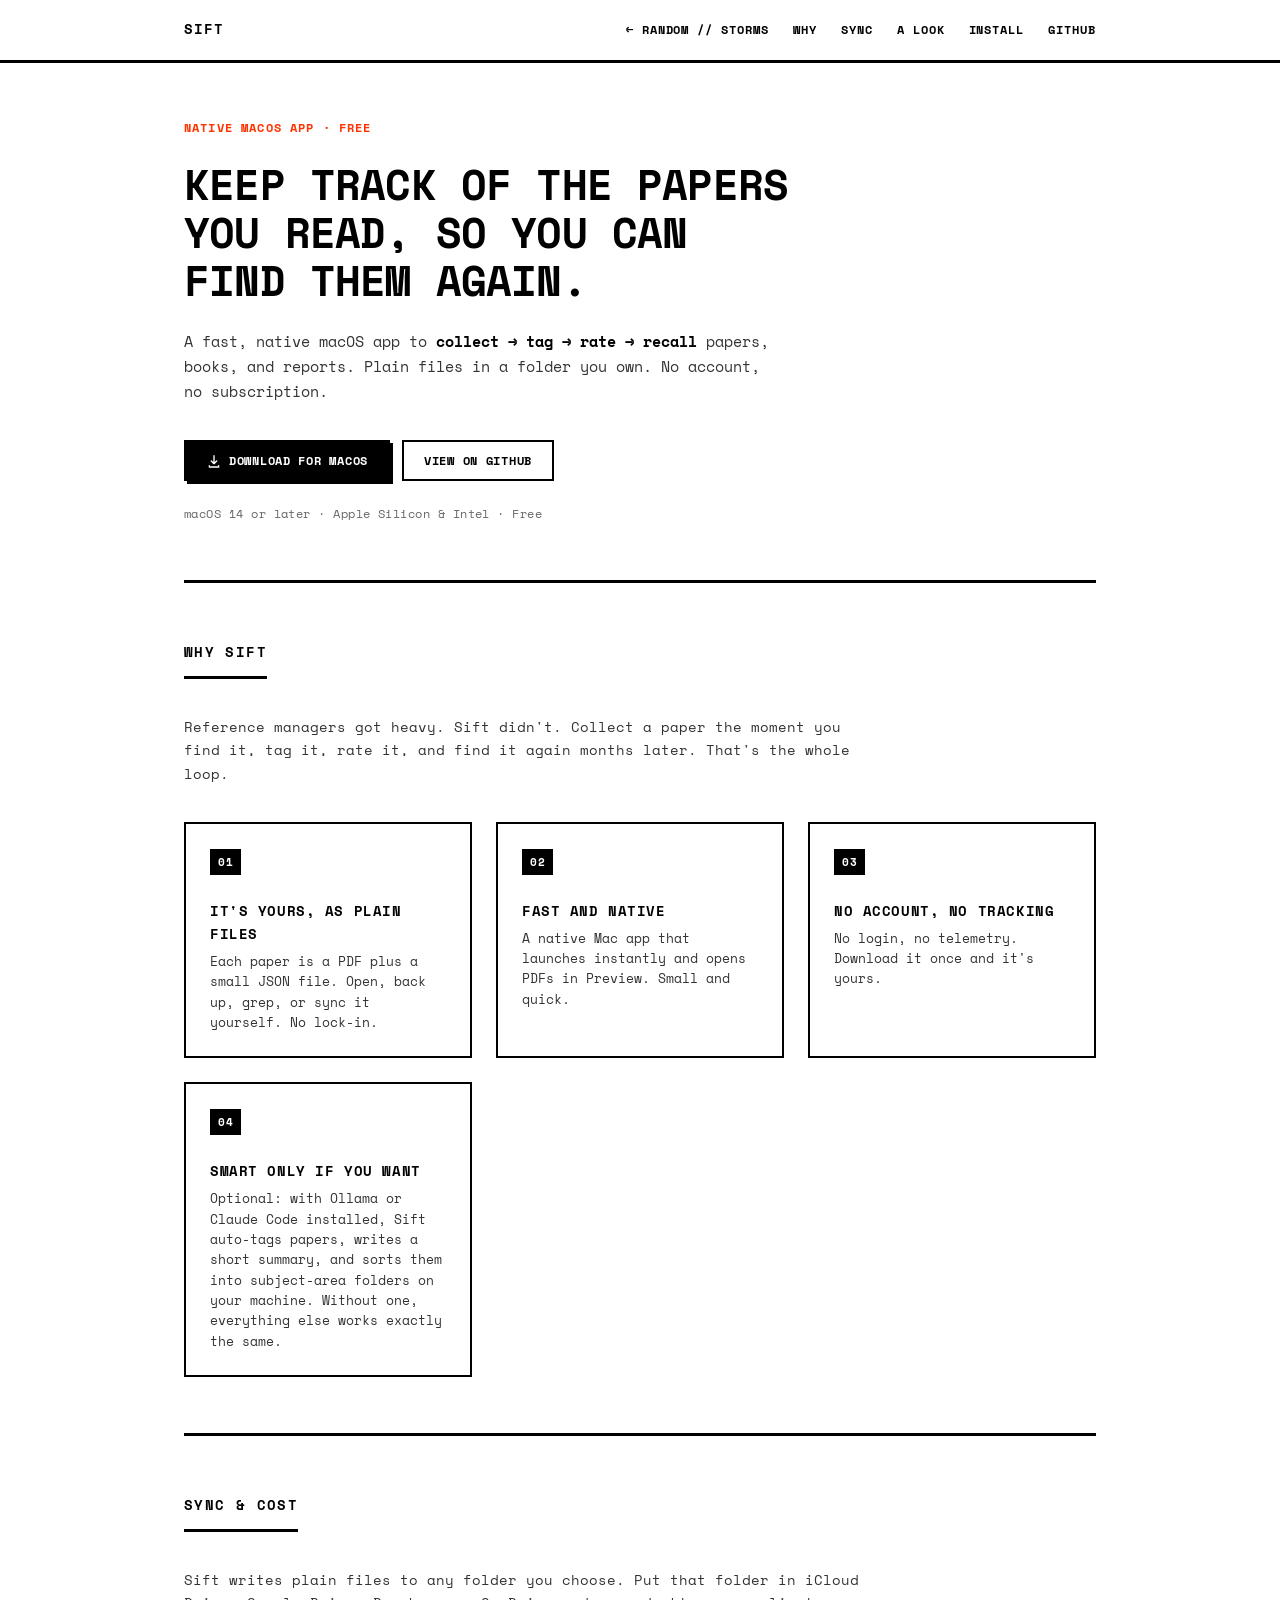
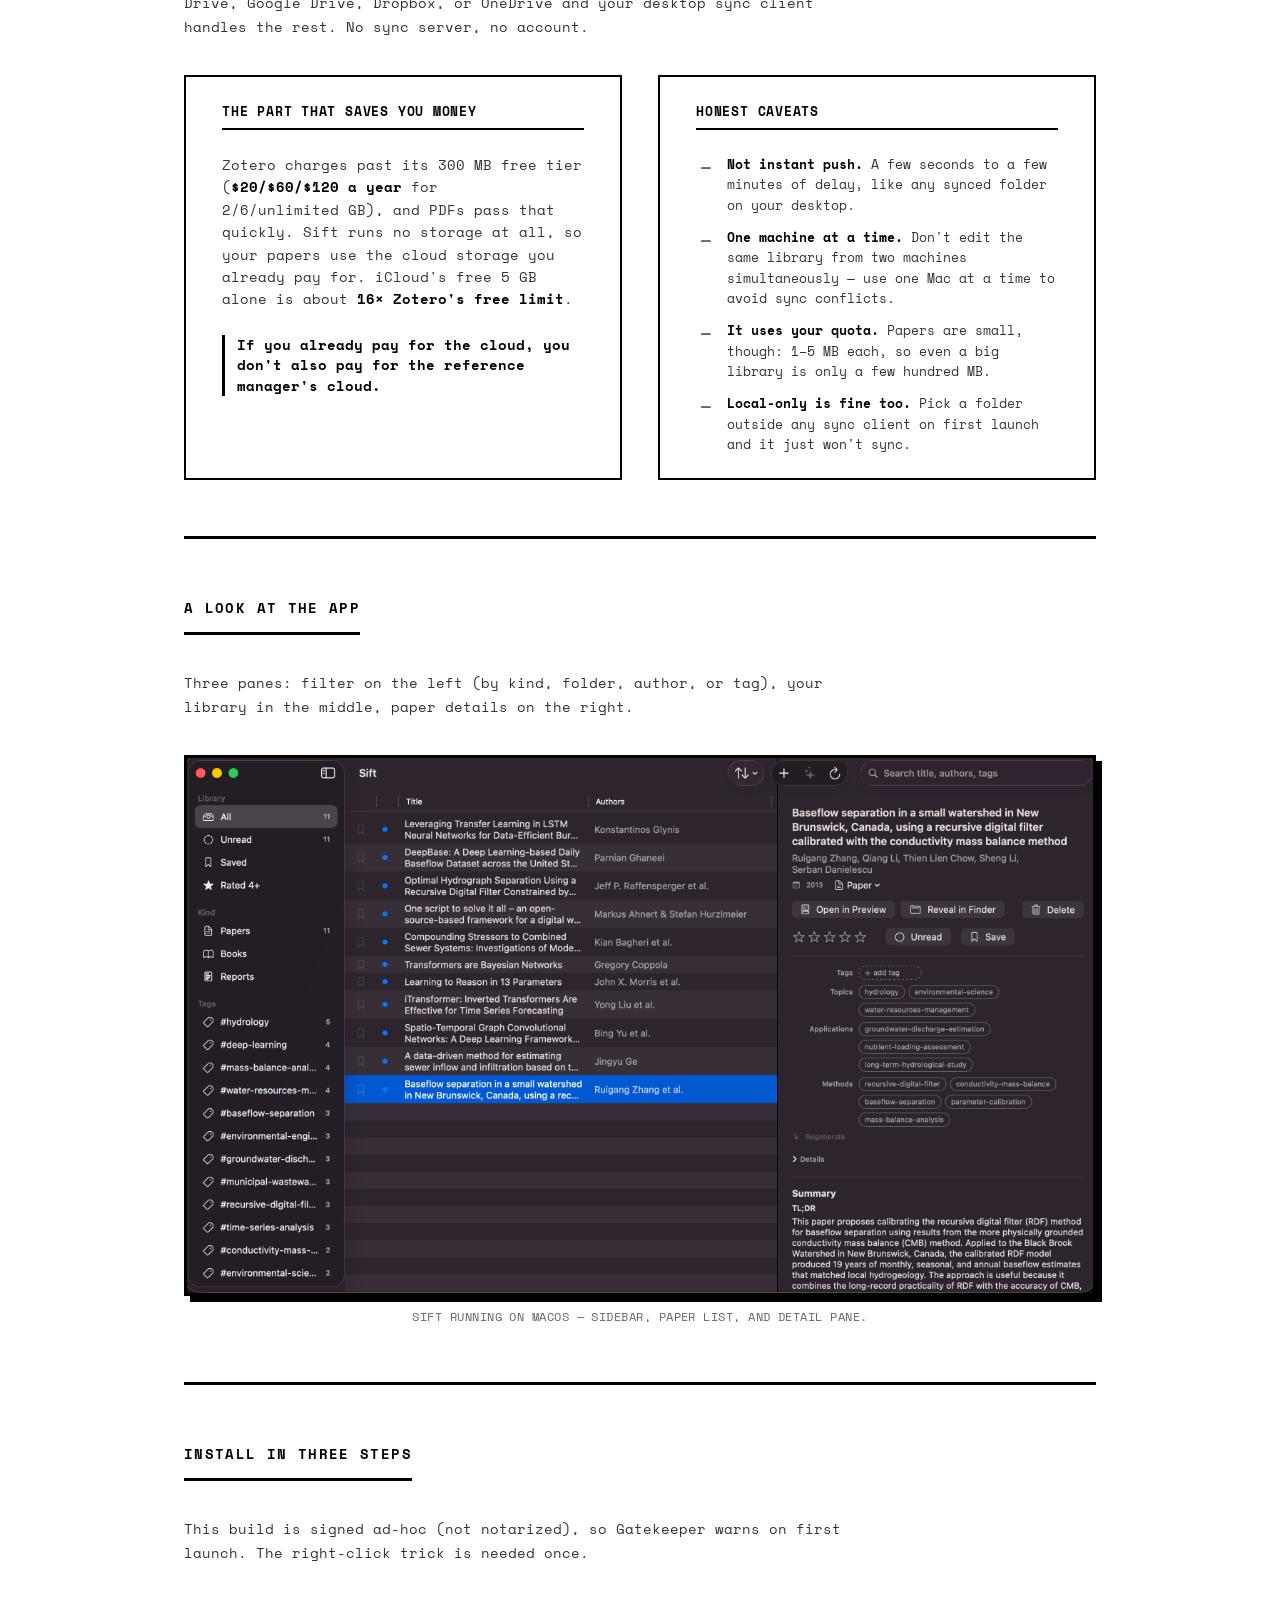
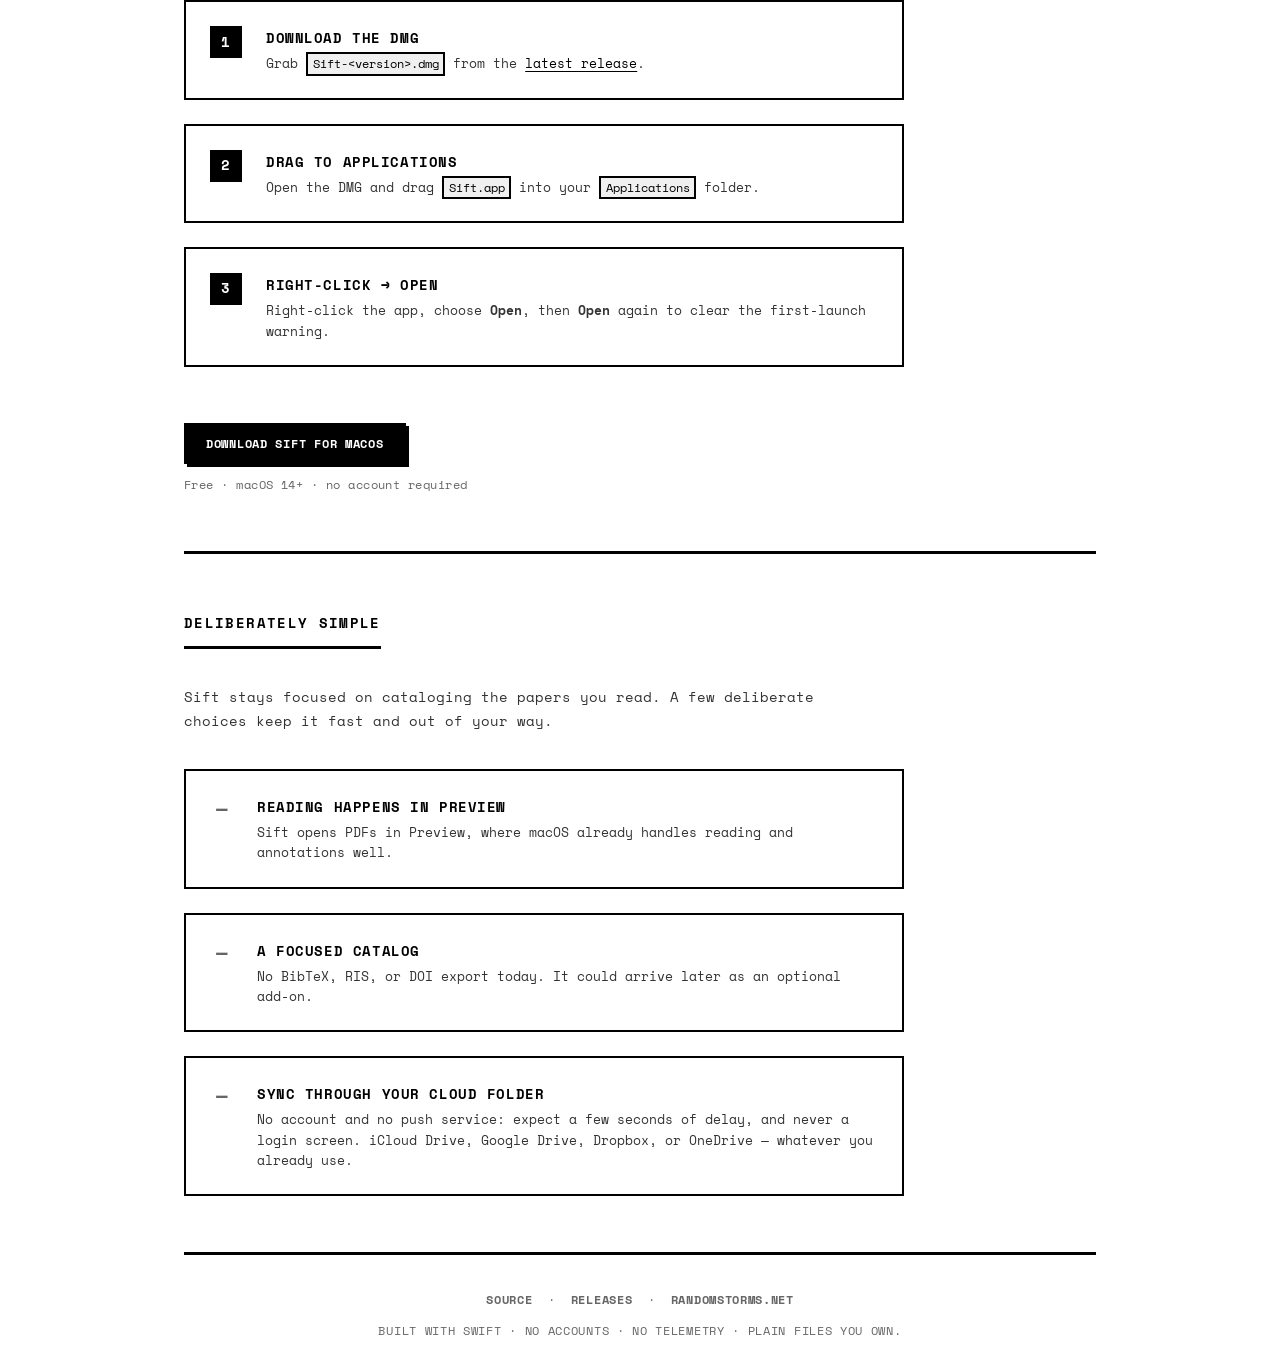
<file: docs/index.html>
<!doctype html>
<html lang="en">

<head>
  <meta charset="UTF-8" />
  <meta name="viewport" content="width=device-width, initial-scale=1" />
  <link rel="stylesheet" href="style.css" />
  <link href="https://fonts.googleapis.com/css2?family=Space+Mono:wght@400;700&display=swap" rel="stylesheet">
  <link rel="icon" href="assets/sift-icon.svg" type="image/svg+xml">
  <title>Sift — collect, tag, rate, recall your papers</title>
  <meta name="description" content="Sift is a fast, native macOS app for engineers and researchers to collect, tag, rate, and recall papers, books, and reports. Plain files, no accounts, no telemetry. Free." />
  <meta name="author" content="Abhiram Mullapudi" />
  <meta name="robots" content="index, follow" />
  <link rel="canonical" href="https://abhiramm7.github.io/sift/" />

  <meta property="og:title" content="Sift — collect, tag, rate, recall your papers" />
  <meta property="og:description" content="A fast, native macOS catalog for the papers you read. Plain files on disk, no accounts, no subscription." />
  <meta property="og:type" content="website" />
  <meta property="og:url" content="https://abhiramm7.github.io/sift/" />
</head>

<body>
  <a class="skip-link" href="#main">Skip to content</a>

  <!-- Navigation -->
  <nav class="nav" aria-label="Primary navigation">
    <div class="nav-inner">
      <a href="#top" class="nav-logo" aria-label="Sift home">SIFT</a>
      <div class="nav-links" id="nav-links">
        <a class="nav-back" href="https://randomstorms.net/">&#8592; RANDOM // STORMS</a>
        <a href="#why">Why</a>
        <a href="#sync">Sync</a>
        <a href="#look">A Look</a>
        <a href="#install">Install</a>
        <a href="https://github.com/abhiramm7/sift" target="_blank" rel="noopener">GitHub</a>
      </div>
      <button class="nav-toggle" aria-label="Toggle menu" aria-expanded="false" aria-controls="nav-links">
        <span></span><span></span><span></span>
      </button>
    </div>
  </nav>

  <div class="page-container">

    <main id="main">

      <!-- ============ HERO ============ -->
      <section id="top" class="section hero-section">
        <div class="hero-content">
          <p class="eyebrow">Native macOS app &middot; Free</p>
          <h1 class="hero-title">Keep track of the papers<br>you read, so you can<br>find them again.</h1>
          <p class="hero-sub">
            A fast, native macOS app to
            <strong>collect&nbsp;&rarr; tag&nbsp;&rarr; rate&nbsp;&rarr; recall</strong>
            papers, books, and reports. Plain files in a folder you own.
            No account, no subscription.
          </p>
          <div class="hero-cta-row">
            <a class="link-pill link-pill-primary" href="https://github.com/abhiramm7/sift/releases/latest" target="_blank" rel="noopener">
              <svg width="16" height="16" viewBox="0 0 24 24" fill="currentColor" aria-hidden="true" focusable="false"><path d="M12 3a1 1 0 0 1 1 1v9.6l2.3-2.3a1 1 0 1 1 1.4 1.4l-4 4a1 1 0 0 1-1.4 0l-4-4a1 1 0 1 1 1.4-1.4l2.3 2.3V4a1 1 0 0 1 1-1zM5 18a1 1 0 0 1 1 1v1h12v-1a1 1 0 1 1 2 0v2a1 1 0 0 1-1 1H5a1 1 0 0 1-1-1v-2a1 1 0 0 1 1-1z"/></svg>
              Download for macOS
            </a>
            <a class="link-pill" href="https://github.com/abhiramm7/sift" target="_blank" rel="noopener">View on GitHub</a>
          </div>
          <p class="hero-fineprint">macOS 14 or later &middot; Apple Silicon &amp; Intel &middot; Free</p>
        </div>
      </section>

      <!-- ============ WHY / VALUE CARDS ============ -->
      <section id="why" class="section" aria-labelledby="why-h">
        <h2 id="why-h" class="section-title">Why Sift</h2>
        <p class="section-lede">Reference managers got heavy. Sift didn't. Collect a paper the moment you find it, tag it, rate it, and find it again months later. That's the whole loop.</p>

        <ul class="cards" role="list">
          <li class="card">
            <div class="card-glyph" aria-hidden="true">01</div>
            <h3>It's yours, as plain files</h3>
            <p>Each paper is a PDF plus a small JSON file. Open, back up, grep, or sync it yourself. No lock-in.</p>
          </li>
          <li class="card">
            <div class="card-glyph" aria-hidden="true">02</div>
            <h3>Fast and native</h3>
            <p>A native Mac app that launches instantly and opens PDFs in Preview. Small and quick.</p>
          </li>
          <li class="card">
            <div class="card-glyph" aria-hidden="true">03</div>
            <h3>No account, no tracking</h3>
            <p>No login, no telemetry. Download it once and it's yours.</p>
          </li>
          <li class="card">
            <div class="card-glyph" aria-hidden="true">04</div>
            <h3>Smart only if you want</h3>
            <p>Optional: with Ollama or Claude Code installed, Sift auto-tags papers, writes a short summary, and sorts them into subject-area folders on your machine. Without one, everything else works exactly the same.</p>
          </li>
        </ul>
      </section>

      <!-- ============ SYNC ============ -->
      <section id="sync" class="section" aria-labelledby="sync-h">
        <h2 id="sync-h" class="section-title">Sync &amp; Cost</h2>
        <p class="section-lede">Sift writes plain files to any folder you choose. Put that folder in iCloud Drive, Google Drive, Dropbox, or OneDrive and your desktop sync client handles the rest. No sync server, no account.</p>

        <div class="sync-layout">
          <div class="sync-pitch">
            <h3 class="sync-money-head">The part that saves you money</h3>
            <p class="sync-money-body">
              Zotero charges past its 300&nbsp;MB free tier
              (<strong>$20/$60/$120 a year</strong> for 2/6/unlimited&nbsp;GB), and PDFs
              pass that quickly. Sift runs no storage at all, so your papers use the
              cloud storage you already pay for. iCloud's free 5&nbsp;GB alone is about
              <strong>16&times; Zotero's free limit</strong>.
            </p>
            <p class="sync-tagline">If you already pay for the cloud, you don't also pay for the reference manager's cloud.</p>
          </div>

          <aside class="sync-caveats" aria-label="Sync caveats">
            <h3 class="caveats-head">Honest caveats</h3>
            <ul class="caveats-list" role="list">
              <li>
                <span class="caveat-dash" aria-hidden="true">&mdash;</span>
                <div>
                  <strong>Not instant push.</strong> A few seconds to a few minutes
                  of delay, like any synced folder on your desktop.
                </div>
              </li>
              <li>
                <span class="caveat-dash" aria-hidden="true">&mdash;</span>
                <div>
                  <strong>One machine at a time.</strong> Don't edit the same library
                  from two machines simultaneously &mdash; use one Mac at a time to
                  avoid sync conflicts.
                </div>
              </li>
              <li>
                <span class="caveat-dash" aria-hidden="true">&mdash;</span>
                <div>
                  <strong>It uses your quota.</strong> Papers are small, though:
                  1&ndash;5&nbsp;MB each, so even a big library is only a few hundred&nbsp;MB.
                </div>
              </li>
              <li>
                <span class="caveat-dash" aria-hidden="true">&mdash;</span>
                <div>
                  <strong>Local-only is fine too.</strong> Pick a folder outside
                  any sync client on first launch and it just won't sync.
                </div>
              </li>
            </ul>
          </aside>
        </div>
      </section>

      <!-- ============ A LOOK AT THE APP ============ -->
      <section id="look" class="section" aria-labelledby="look-h">
        <h2 id="look-h" class="section-title">A Look at the App</h2>
        <p class="section-lede">Three panes: filter on the left (by kind, folder, author, or tag), your library in the middle, paper details on the right.</p>

        <figure class="shot-wrap">
          <img
            src="assets/sift-screenshot.png"
            alt="Sift's three-pane window. Left sidebar shows Library filters (All, Unread, Saved, Rated 4+) and a tag list. Centre pane lists papers with titles, authors, years, and star ratings. Right detail pane shows the selected paper's title, five-star rating, and tag chips grouped by Topics, Methods, and Applications, with an Open in Preview button."
            class="app-shot"
            loading="lazy"
            decoding="async"
            width="1200"
            height="760">
          <figcaption class="shot-caption">Sift running on macOS &mdash; sidebar, paper list, and detail pane.</figcaption>
        </figure>
      </section>

      <!-- ============ INSTALL ============ -->
      <section id="install" class="section" aria-labelledby="install-h">
        <h2 id="install-h" class="section-title">Install in Three Steps</h2>
        <p class="section-lede">This build is signed ad-hoc (not notarized), so Gatekeeper warns on first launch. The right-click trick is needed once.</p>

        <ol class="steps" role="list">
          <li class="step">
            <span class="step-num" aria-hidden="true">1</span>
            <div>
              <h3>Download the DMG</h3>
              <p>Grab <code>Sift-&lt;version&gt;.dmg</code> from the
              <a href="https://github.com/abhiramm7/sift/releases/latest" target="_blank" rel="noopener">latest release</a>.</p>
            </div>
          </li>
          <li class="step">
            <span class="step-num" aria-hidden="true">2</span>
            <div>
              <h3>Drag to Applications</h3>
              <p>Open the DMG and drag <code>Sift.app</code> into your <code>Applications</code> folder.</p>
            </div>
          </li>
          <li class="step">
            <span class="step-num" aria-hidden="true">3</span>
            <div>
              <h3>Right-click &rarr; Open</h3>
              <p>Right-click the app, choose <strong>Open</strong>, then <strong>Open</strong> again to clear the first-launch warning.</p>
            </div>
          </li>
        </ol>

        <div class="install-cta">
          <a class="link-pill link-pill-primary" href="https://github.com/abhiramm7/sift/releases/latest" target="_blank" rel="noopener">Download Sift for macOS</a>
          <p class="hero-fineprint">Free &middot; macOS 14+ &middot; no account required</p>
        </div>
      </section>

      <!-- ============ DELIBERATELY SIMPLE ============ -->
      <section id="scope" class="section" aria-labelledby="scope-h">
        <h2 id="scope-h" class="section-title">Deliberately Simple</h2>
        <p class="section-lede">Sift stays focused on cataloging the papers you read. A few deliberate choices keep it fast and out of your way.</p>

        <ul class="scope-list" role="list">
          <li class="scope-item">
            <span class="scope-marker" aria-hidden="true">&mdash;</span>
            <div>
              <h3>Reading happens in Preview</h3>
              <p>Sift opens PDFs in Preview, where macOS already handles reading and annotations well.</p>
            </div>
          </li>
          <li class="scope-item">
            <span class="scope-marker" aria-hidden="true">&mdash;</span>
            <div>
              <h3>A focused catalog</h3>
              <p>No BibTeX, RIS, or DOI export today. It could arrive later as an optional add-on.</p>
            </div>
          </li>
          <li class="scope-item">
            <span class="scope-marker" aria-hidden="true">&mdash;</span>
            <div>
              <h3>Sync through your cloud folder</h3>
              <p>No account and no push service: expect a few seconds of delay, and never a login screen. iCloud Drive, Google Drive, Dropbox, or OneDrive &mdash; whatever you already use.</p>
            </div>
          </li>
        </ul>
      </section>

    </main>

    <!-- Footer -->
    <footer>
      <div class="footer-inner">
        <p>
          <a href="https://github.com/abhiramm7/sift" target="_blank" rel="noopener">Source</a>
          &nbsp;&middot;&nbsp;
          <a href="https://github.com/abhiramm7/sift/releases/latest" target="_blank" rel="noopener">Releases</a>
          &nbsp;&middot;&nbsp;
          <a href="https://randomstorms.net/" target="_blank" rel="noopener">randomstorms.net</a>
        </p>
        <p>Built with Swift &middot; No accounts &middot; No telemetry &middot; Plain files you own.</p>
      </div>
    </footer>

  </div><!-- /page-container -->

  <script>
    // Mobile nav toggle
    const toggle = document.querySelector('.nav-toggle');
    const navLinks = document.getElementById('nav-links');
    if (toggle && navLinks) {
      toggle.addEventListener('click', () => {
        navLinks.classList.toggle('open');
        toggle.classList.toggle('open');
        const isOpen = navLinks.classList.contains('open');
        toggle.setAttribute('aria-expanded', isOpen);
      });
      navLinks.querySelectorAll('a').forEach(link => {
        link.addEventListener('click', () => {
          navLinks.classList.remove('open');
          toggle.classList.remove('open');
          toggle.setAttribute('aria-expanded', false);
        });
      });
    }

    // Smooth scroll for anchor links
    document.querySelectorAll('a[href^="#"]').forEach(anchor => {
      anchor.addEventListener('click', function (e) {
        const target = document.querySelector(this.getAttribute('href'));
        if (target) {
          e.preventDefault();
          target.scrollIntoView({ behavior: 'smooth', block: 'start' });
        }
      });
    });

    // Snappy fade-in on scroll
    const prefersReduced = window.matchMedia('(prefers-reduced-motion: reduce)').matches;
    if (!prefersReduced) {
      const observer = new IntersectionObserver((entries) => {
        entries.forEach(entry => {
          if (entry.isIntersecting) {
            entry.target.classList.add('visible');
            observer.unobserve(entry.target);
          }
        });
      }, { threshold: 0.08 });

      document.querySelectorAll('.section').forEach(section => {
        section.classList.add('fade-in');
        observer.observe(section);
      });
    }
  </script>
</body>

</html>
</file>
<file: docs/style.css>
/* ============================================================
   Sift — distribution site
   Design system: brutalist, matches randomstorms.net
   Font: Space Mono (Google Fonts, 400/700)
   Palette: #fff bg, #000 text, #ff3300 accent on hover
   No dark mode — light-only to match the parent site.
   Reduced-motion aware. Responsive to ~320px.
   ============================================================ */

:root {
  /* Palette */
  --bg-color:       #ffffff;
  --text-color:     #000000;
  --secondary-text: #333333;
  --muted-text:     #666666;
  --border-color:   #000000;
  --card-bg:        #ffffff;
  --nav-bg:         rgba(255, 255, 255, 0.95);
  --accent-hover:   #ff3300;

  /* Fonts */
  --font-main: "Space Mono", "SF Mono", "Fira Code", monospace;

  /* Spacing */
  --gap-xs: 6px;
  --gap-sm: 12px;
  --gap-md: 24px;
  --gap-lg: 36px;
  --gap-xl: 56px;

  /* Layout */
  --content-width: 960px;
  --radius: 0px;
}

/* ─── Reset ─── */
*, *::before, *::after {
  margin: 0;
  padding: 0;
  box-sizing: border-box;
}

html {
  scroll-behavior: smooth;
  scroll-padding-top: 80px;
}

@media (prefers-reduced-motion: reduce) {
  html { scroll-behavior: auto; }
  *, *::before, *::after {
    animation-duration: 0.001ms !important;
    animation-iteration-count: 1 !important;
    transition-duration: 0.001ms !important;
  }
}

body {
  background-color: var(--bg-color);
  color: var(--text-color);
  font-family: var(--font-main);
  font-size: 15px;
  line-height: 1.6;
  -webkit-font-smoothing: antialiased;
  -moz-osx-font-smoothing: grayscale;
}

a {
  color: var(--text-color);
  text-decoration: underline;
  text-underline-offset: 3px;
  transition: color 0.15s ease;
}

a:hover {
  color: var(--accent-hover);
}

img {
  display: block;
  max-width: 100%;
  height: auto;
}

h1, h2, h3 { margin: 0; }
p { margin: 0; }

code {
  font-family: var(--font-main);
  font-size: 0.88em;
  background: #f0f0f0;
  color: #000;
  padding: 0.1em 0.4em;
  border: 2px solid #000;
}

/* ─── Accessibility ─── */
.skip-link {
  position: absolute;
  left: -999px;
  top: 0;
  background: #000;
  color: #fff;
  padding: 0.6rem 1rem;
  z-index: 200;
  font-family: var(--font-main);
  font-size: 0.75rem;
  font-weight: 700;
  text-transform: uppercase;
  letter-spacing: 0.06em;
  text-decoration: none;
}
.skip-link:focus { left: 0; }

:focus-visible {
  outline: 3px solid #000;
  outline-offset: 2px;
}

/* ─── Navigation ─── */
.nav {
  position: sticky;
  top: 0;
  z-index: 100;
  background: var(--nav-bg);
  backdrop-filter: blur(8px);
  -webkit-backdrop-filter: blur(8px);
  border-bottom: 3px solid #000;
}

.nav-inner {
  max-width: var(--content-width);
  margin: 0 auto;
  padding: 0 var(--gap-md);
  display: flex;
  align-items: center;
  justify-content: space-between;
  height: 60px;
}

.nav-logo {
  font-size: 0.85rem;
  font-weight: 700;
  color: #000;
  text-decoration: none;
  letter-spacing: 0.08em;
  text-transform: uppercase;
}

.nav-logo:hover {
  color: var(--accent-hover);
}

.nav-links {
  display: flex;
  align-items: center;
  gap: var(--gap-md);
}

.nav-links a {
  color: var(--text-color);
  font-size: 0.75rem;
  font-weight: 700;
  letter-spacing: 0.08em;
  text-transform: uppercase;
  text-decoration: none;
  transition: color 0.15s ease;
}

.nav-links a:hover {
  color: var(--accent-hover);
}

/* Back-to-homepage link: slightly muted to not compete with section anchors */
.nav-back {
  color: var(--muted-text);
  font-size: 0.7rem;
}

.nav-back:hover {
  color: var(--accent-hover);
}

.nav-toggle {
  display: none;
  background: none;
  border: none;
  cursor: pointer;
  padding: 4px;
  flex-direction: column;
  gap: 5px;
}

.nav-toggle span {
  display: block;
  width: 24px;
  height: 3px;
  background: var(--text-color);
  border-radius: 0;
  transition: all 0.3s ease;
}

.nav-toggle.open span:nth-child(1) {
  transform: rotate(45deg) translate(5px, 5px);
}

.nav-toggle.open span:nth-child(2) {
  opacity: 0;
}

.nav-toggle.open span:nth-child(3) {
  transform: rotate(-45deg) translate(5px, -5px);
}

/* ─── Page Container ─── */
.page-container {
  max-width: var(--content-width);
  margin: 0 auto;
  padding: 0 var(--gap-md);
}

/* ─── Sections ─── */
.section {
  padding: var(--gap-xl) 0;
  border-bottom: 3px solid #000;
}

.section:last-of-type {
  border-bottom: none;
}

.section-title {
  font-size: 0.85rem;
  font-weight: 700;
  margin-bottom: var(--gap-lg);
  color: var(--text-color);
  letter-spacing: 0.1em;
  text-transform: uppercase;
  padding-bottom: var(--gap-sm);
  border-bottom: 3px solid #000;
  display: inline-block;
}

.section-lede {
  color: var(--secondary-text);
  font-size: 0.9rem;
  line-height: 1.65;
  margin-bottom: var(--gap-lg);
  max-width: 700px;
}

/* ─── Fade-in ─── */
.fade-in {
  opacity: 0;
  transform: translateY(8px);
  transition: opacity 0.3s ease, transform 0.3s ease;
}

.fade-in.visible {
  opacity: 1;
  transform: translateY(0);
}

/* ─── Hero ─── */
.hero-section {
  padding-top: var(--gap-xl);
}

.hero-content {
  max-width: 720px;
}

.eyebrow {
  font-size: 0.72rem;
  font-weight: 700;
  color: var(--accent-hover);
  text-transform: uppercase;
  letter-spacing: 0.1em;
  margin-bottom: var(--gap-md);
}

.hero-title {
  font-size: clamp(1.7rem, 4vw, 2.6rem);
  font-weight: 700;
  line-height: 1.15;
  letter-spacing: -0.02em;
  text-transform: uppercase;
  margin-bottom: var(--gap-md);
}

.hero-sub {
  font-size: 0.95rem;
  color: var(--secondary-text);
  line-height: 1.65;
  margin-bottom: var(--gap-lg);
  max-width: 600px;
}

.hero-sub strong {
  color: #000;
  font-weight: 700;
}

.hero-cta-row {
  display: flex;
  flex-wrap: wrap;
  gap: var(--gap-sm);
  margin-bottom: var(--gap-md);
  align-items: center;
}

.hero-fineprint {
  font-size: 0.72rem;
  color: var(--muted-text);
  font-weight: 400;
  letter-spacing: 0.04em;
}

/* ─── Link Pills (buttons) ─── */
.link-pill {
  display: inline-flex;
  align-items: center;
  gap: 7px;
  padding: 9px 20px;
  border: 2px solid #000;
  border-radius: 0;
  font-family: var(--font-main);
  font-size: 0.75rem;
  font-weight: 700;
  color: #000;
  text-transform: uppercase;
  letter-spacing: 0.06em;
  text-decoration: none;
  transition: all 0.15s ease;
  cursor: pointer;
}

.link-pill:hover {
  background: #000;
  color: #fff;
  text-decoration: none;
  box-shadow: 3px 3px 0 var(--accent-hover);
}

.link-pill-primary {
  background: #000;
  color: #fff;
  box-shadow: 3px 3px 0 #000;
}

.link-pill-primary:hover {
  box-shadow: 3px 3px 0 var(--accent-hover);
  background: #000;
  color: #fff;
}

/* ─── Value Cards ─── */
.cards {
  list-style: none;
  display: grid;
  grid-template-columns: repeat(auto-fit, minmax(220px, 1fr));
  gap: var(--gap-md);
}

.card {
  background: var(--card-bg);
  border: 2px solid #000;
  border-radius: 0;
  padding: var(--gap-md);
  transition: all 0.15s ease;
}

.card:hover {
  box-shadow: 5px 5px 0 #000;
  transform: translate(-2px, -2px);
}

.card-glyph {
  font-size: 0.7rem;
  font-weight: 700;
  color: #fff;
  background: #000;
  letter-spacing: 0.06em;
  padding: 4px 8px;
  display: inline-block;
  margin-bottom: var(--gap-md);
  font-family: var(--font-main);
}

.card h3 {
  font-size: 0.9rem;
  font-weight: 700;
  text-transform: uppercase;
  letter-spacing: 0.04em;
  margin-bottom: var(--gap-xs);
}

.card p {
  color: var(--secondary-text);
  font-size: 0.82rem;
  line-height: 1.55;
}

/* ─── Sync Section ─── */
.sync-layout {
  display: grid;
  grid-template-columns: 1fr 1fr;
  gap: var(--gap-lg);
}

.sync-pitch,
.sync-caveats {
  border: 2px solid #000;
  padding: var(--gap-md) var(--gap-lg);
  background: var(--card-bg);
  transition: all 0.15s ease;
}

.sync-pitch:hover,
.sync-caveats:hover {
  box-shadow: 5px 5px 0 #000;
  transform: translate(-2px, -2px);
}

.sync-money-head,
.caveats-head {
  font-size: 0.82rem;
  font-weight: 700;
  text-transform: uppercase;
  letter-spacing: 0.06em;
  margin-bottom: var(--gap-md);
  padding-bottom: var(--gap-xs);
  border-bottom: 2px solid #000;
}

.sync-money-body {
  color: var(--secondary-text);
  font-size: 0.85rem;
  line-height: 1.65;
  margin-bottom: var(--gap-md);
}

.sync-money-body strong {
  color: #000;
}

.sync-tagline {
  font-size: 0.85rem;
  font-weight: 700;
  color: #000;
  border-left: 3px solid #000;
  padding-left: var(--gap-sm);
  line-height: 1.5;
}

.caveats-list {
  list-style: none;
  display: grid;
  gap: var(--gap-sm);
}

.caveats-list li {
  display: flex;
  gap: var(--gap-sm);
  align-items: flex-start;
}

.caveat-dash {
  flex: none;
  font-weight: 700;
  color: var(--muted-text);
  font-size: 1rem;
  line-height: 1.5;
  width: 1.2em;
  text-align: center;
}

.caveats-list strong {
  color: #000;
}

.caveats-list div {
  color: var(--secondary-text);
  font-size: 0.82rem;
  line-height: 1.55;
}

/* ─── Screenshot ─── */
.shot-wrap {
  margin: 0;
}

.app-shot {
  display: block;
  width: 100%;
  max-width: 920px;
  height: auto;
  margin: 0 auto;
  border: 3px solid #000;
  box-shadow: 6px 6px 0 #000;
}

.shot-caption {
  text-align: center;
  color: var(--muted-text);
  font-size: 0.72rem;
  font-weight: 400;
  letter-spacing: 0.04em;
  margin-top: var(--gap-sm);
  text-transform: uppercase;
}

/* ─── Install Steps ─── */
.steps {
  list-style: none;
  max-width: 720px;
  display: grid;
  gap: var(--gap-md);
  margin-bottom: var(--gap-xl);
}

.step {
  display: flex;
  gap: var(--gap-md);
  align-items: flex-start;
  border: 2px solid #000;
  padding: var(--gap-md);
  background: var(--card-bg);
  transition: all 0.15s ease;
}

.step:hover {
  box-shadow: 5px 5px 0 #000;
  transform: translate(-2px, -2px);
}

.step-num {
  flex: none;
  width: 2rem;
  height: 2rem;
  background: #000;
  color: #fff;
  display: flex;
  align-items: center;
  justify-content: center;
  font-weight: 700;
  font-size: 0.85rem;
  font-family: var(--font-main);
  letter-spacing: 0.04em;
}

.step h3 {
  font-size: 0.9rem;
  font-weight: 700;
  text-transform: uppercase;
  letter-spacing: 0.04em;
  margin-bottom: 4px;
}

.step p {
  color: var(--secondary-text);
  font-size: 0.82rem;
  line-height: 1.55;
}

.install-cta {
  text-align: left;
  display: flex;
  flex-direction: column;
  align-items: flex-start;
  gap: var(--gap-sm);
}

/* ─── Scope List ─── */
.scope-list {
  list-style: none;
  max-width: 720px;
  display: grid;
  gap: var(--gap-md);
}

.scope-item {
  display: flex;
  gap: var(--gap-md);
  align-items: flex-start;
  border: 2px solid #000;
  padding: var(--gap-md);
  background: var(--card-bg);
  transition: all 0.15s ease;
}

.scope-item:hover {
  box-shadow: 5px 5px 0 #000;
  transform: translate(-2px, -2px);
}

.scope-marker {
  flex: none;
  font-weight: 700;
  font-size: 1.2rem;
  color: var(--muted-text);
  line-height: 1.4;
  width: 1.2em;
  text-align: center;
}

.scope-item h3 {
  font-size: 0.9rem;
  font-weight: 700;
  text-transform: uppercase;
  letter-spacing: 0.04em;
  margin-bottom: 4px;
}

.scope-item p {
  color: var(--secondary-text);
  font-size: 0.82rem;
  line-height: 1.55;
}

/* ─── Footer ─── */
footer {
  padding: var(--gap-lg) 0 var(--gap-md);
  border-top: 3px solid #000;
}

.footer-inner {
  display: flex;
  flex-direction: column;
  align-items: center;
  gap: var(--gap-sm);
  text-align: center;
  font-size: 0.72rem;
  color: var(--muted-text);
  text-transform: uppercase;
  letter-spacing: 0.06em;
}

.footer-inner a {
  color: var(--muted-text);
  text-decoration: none;
  font-weight: 700;
}

.footer-inner a:hover {
  color: var(--accent-hover);
}

/* ─── Responsive: tablet ─── */
@media (max-width: 768px) {
  :root {
    --gap-xl: 40px;
  }

  .nav-links {
    display: none;
    position: absolute;
    top: 60px;
    left: 0;
    right: 0;
    background: var(--nav-bg);
    backdrop-filter: blur(8px);
    -webkit-backdrop-filter: blur(8px);
    flex-direction: column;
    align-items: flex-start;
    padding: var(--gap-md);
    border-bottom: 3px solid #000;
    gap: var(--gap-sm);
  }

  .nav-links.open {
    display: flex;
  }

  .nav-toggle {
    display: flex;
  }

  .sync-layout {
    grid-template-columns: 1fr;
  }
}

/* ─── Responsive: phone ─── */
@media (max-width: 480px) {
  body {
    font-size: 14px;
  }

  .hero-title {
    font-size: 1.5rem;
  }

  .section-title {
    font-size: 0.8rem;
  }

  .cards {
    grid-template-columns: 1fr;
  }

  .hero-cta-row {
    flex-direction: column;
    align-items: flex-start;
  }
}
</file>
